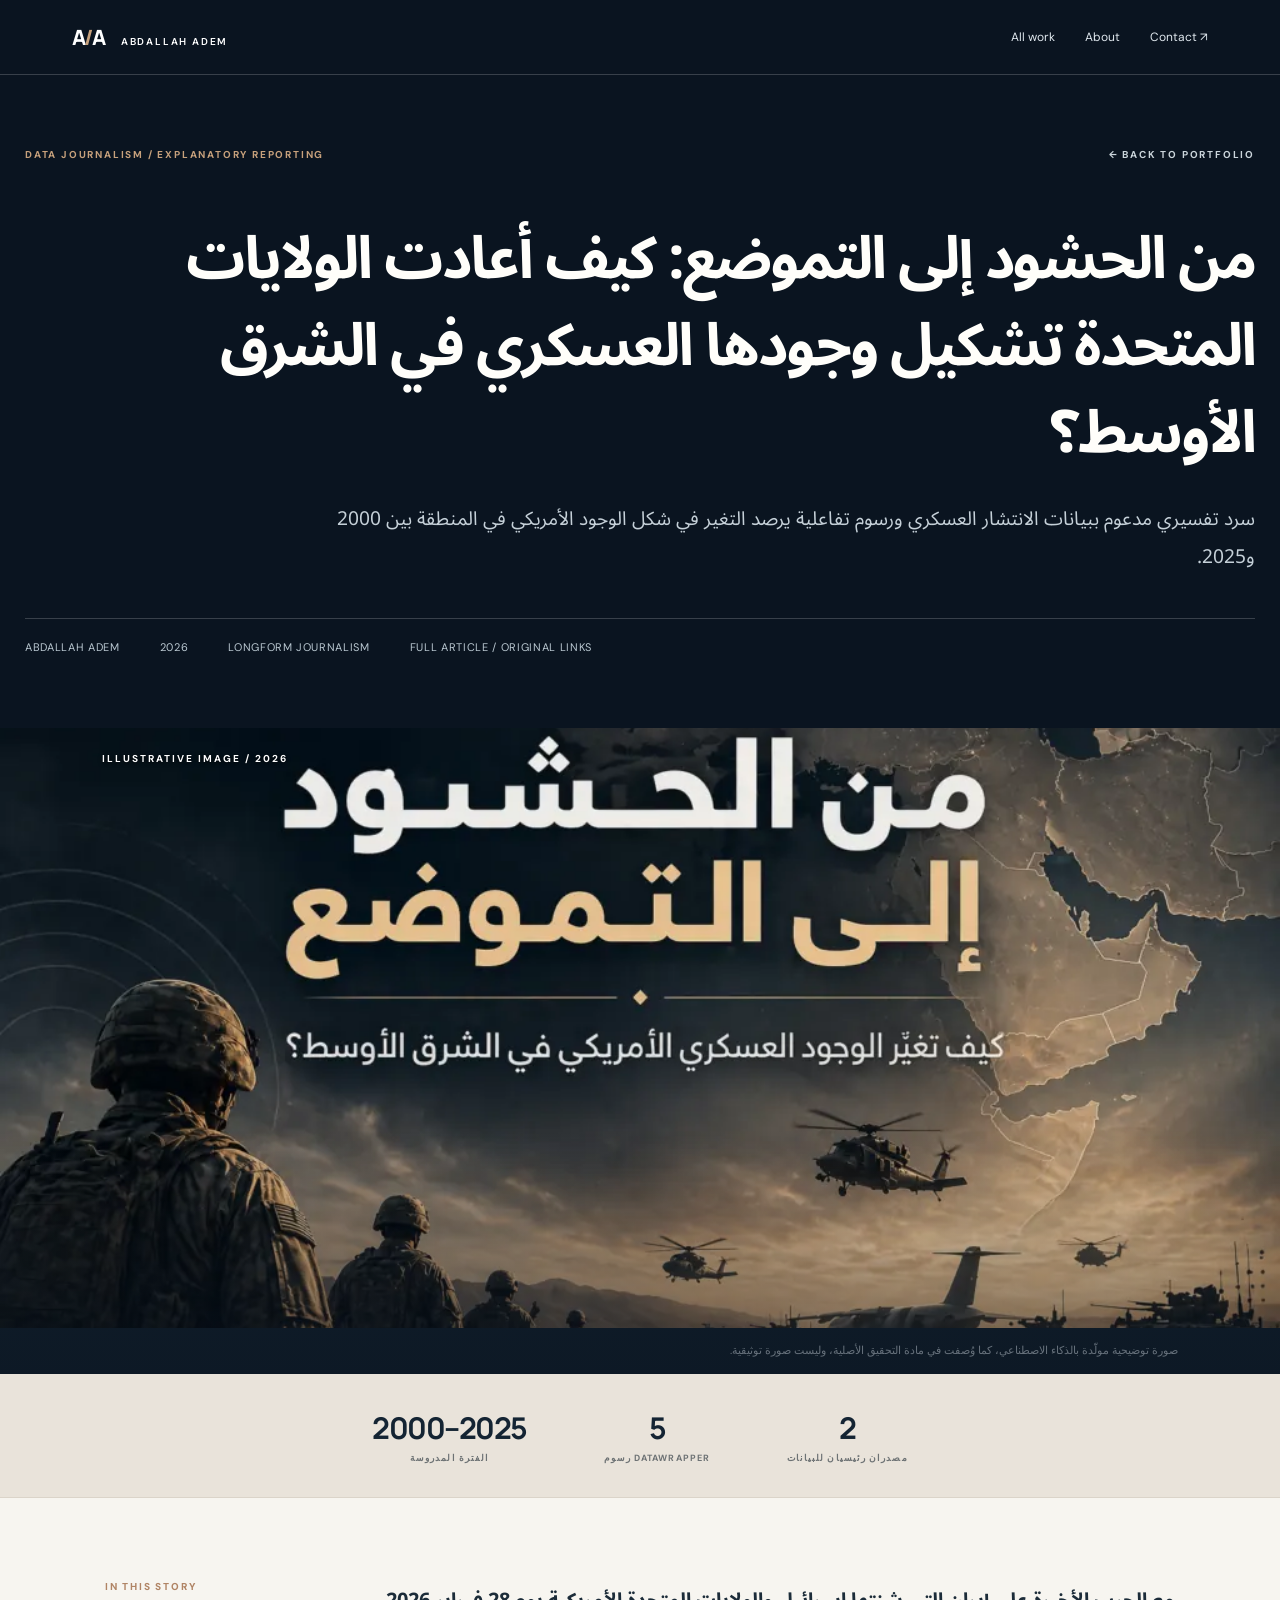
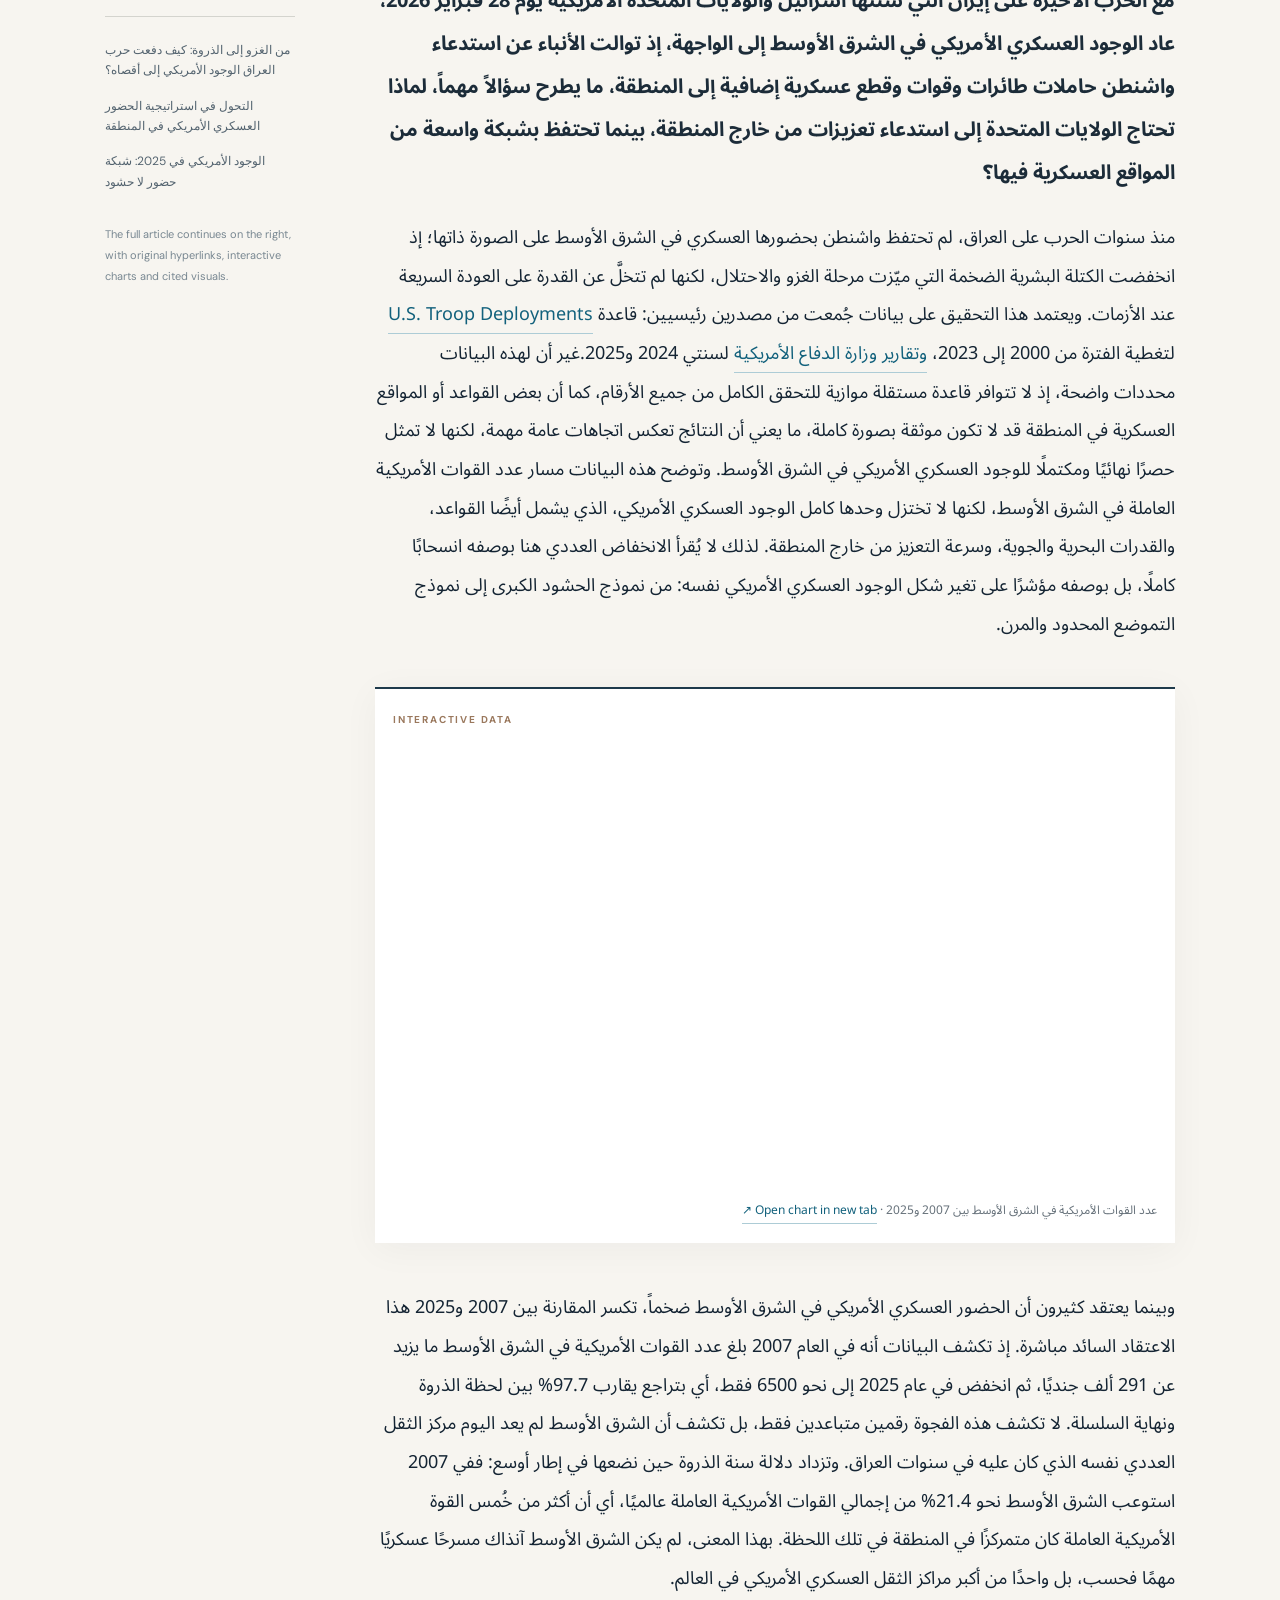
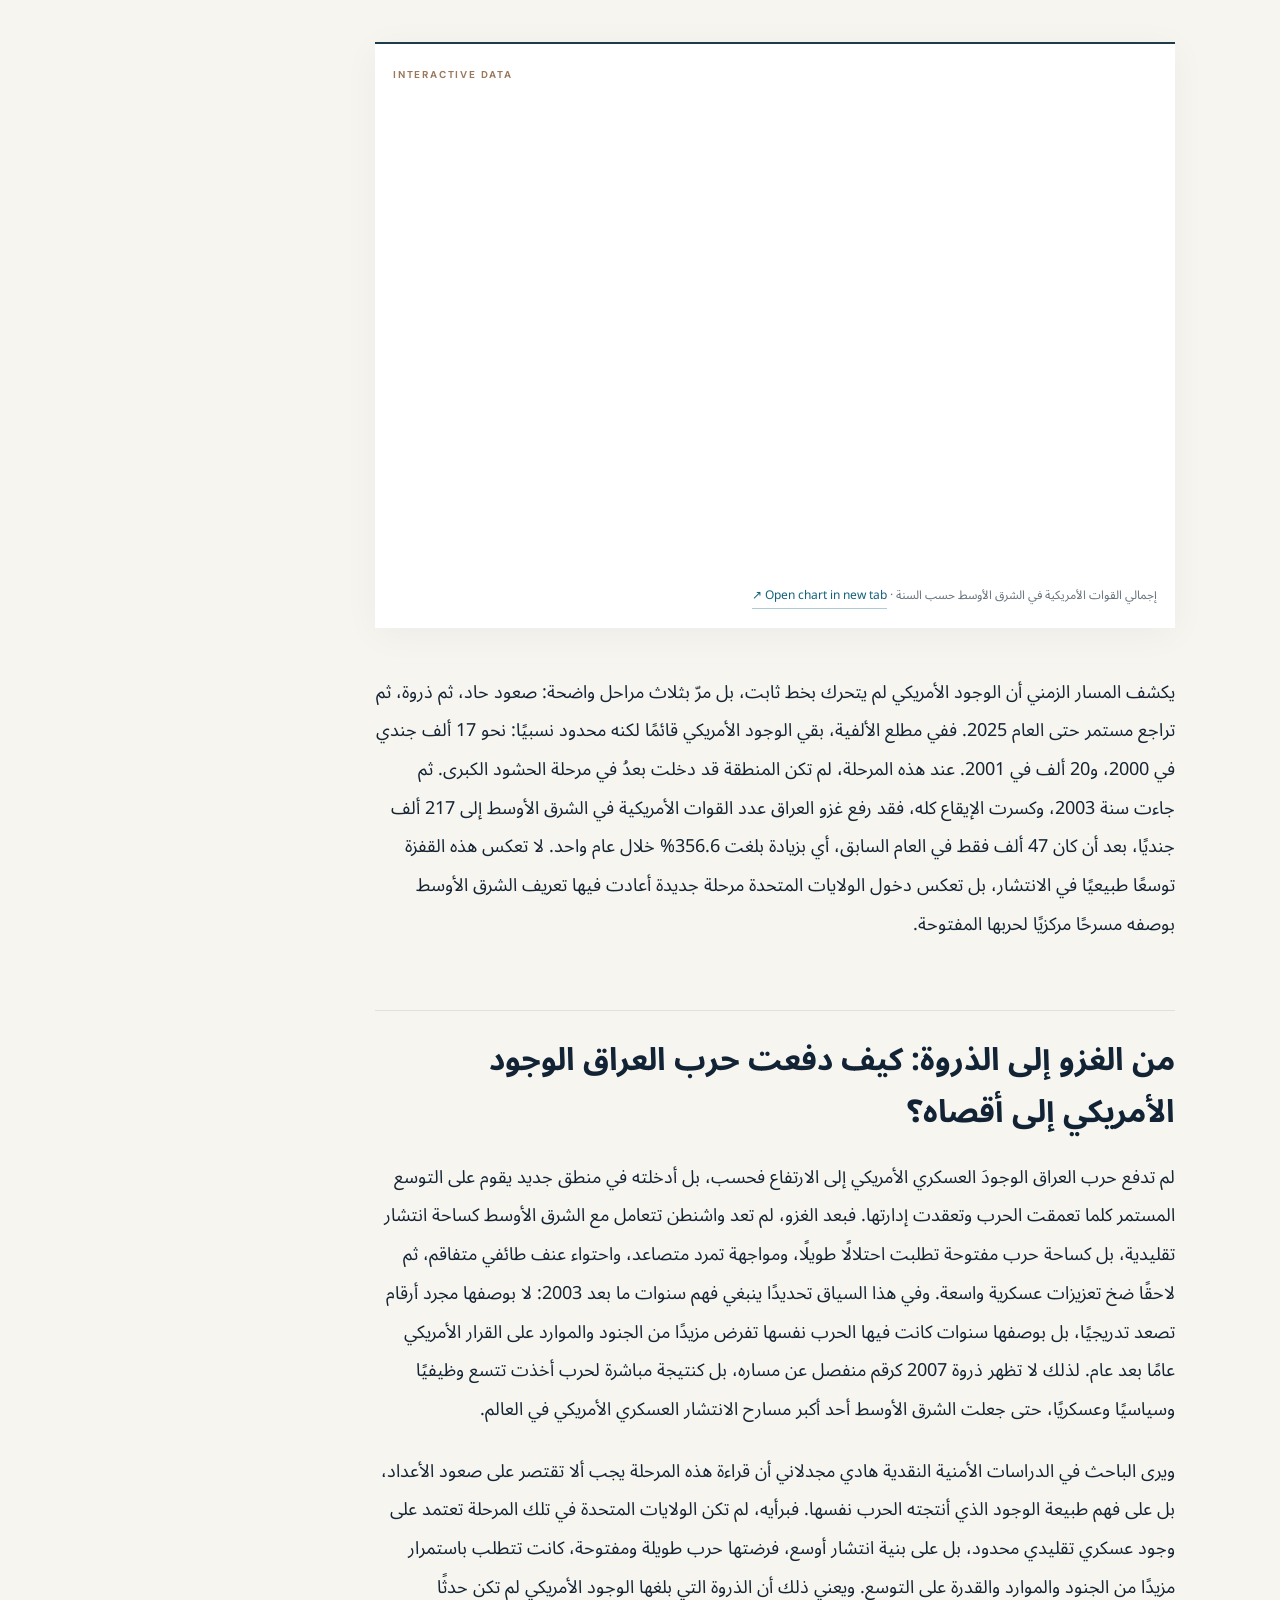
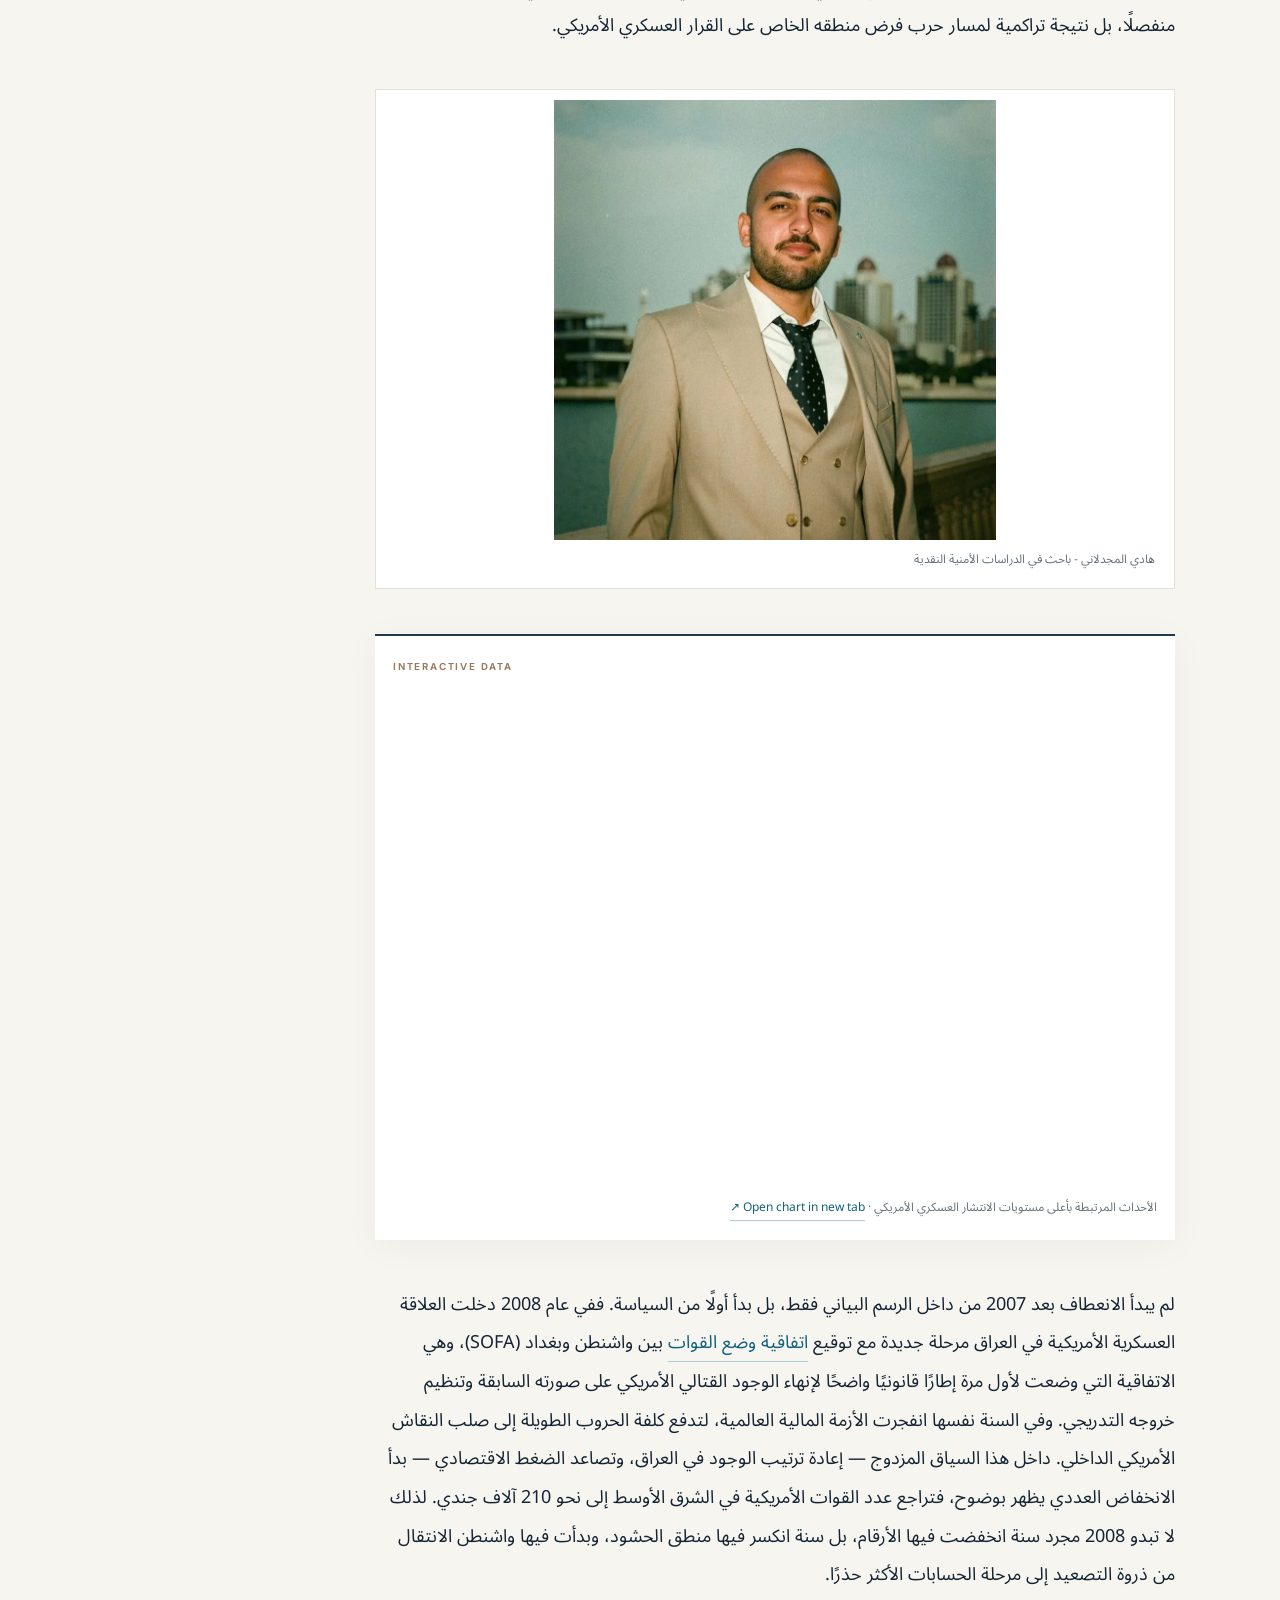
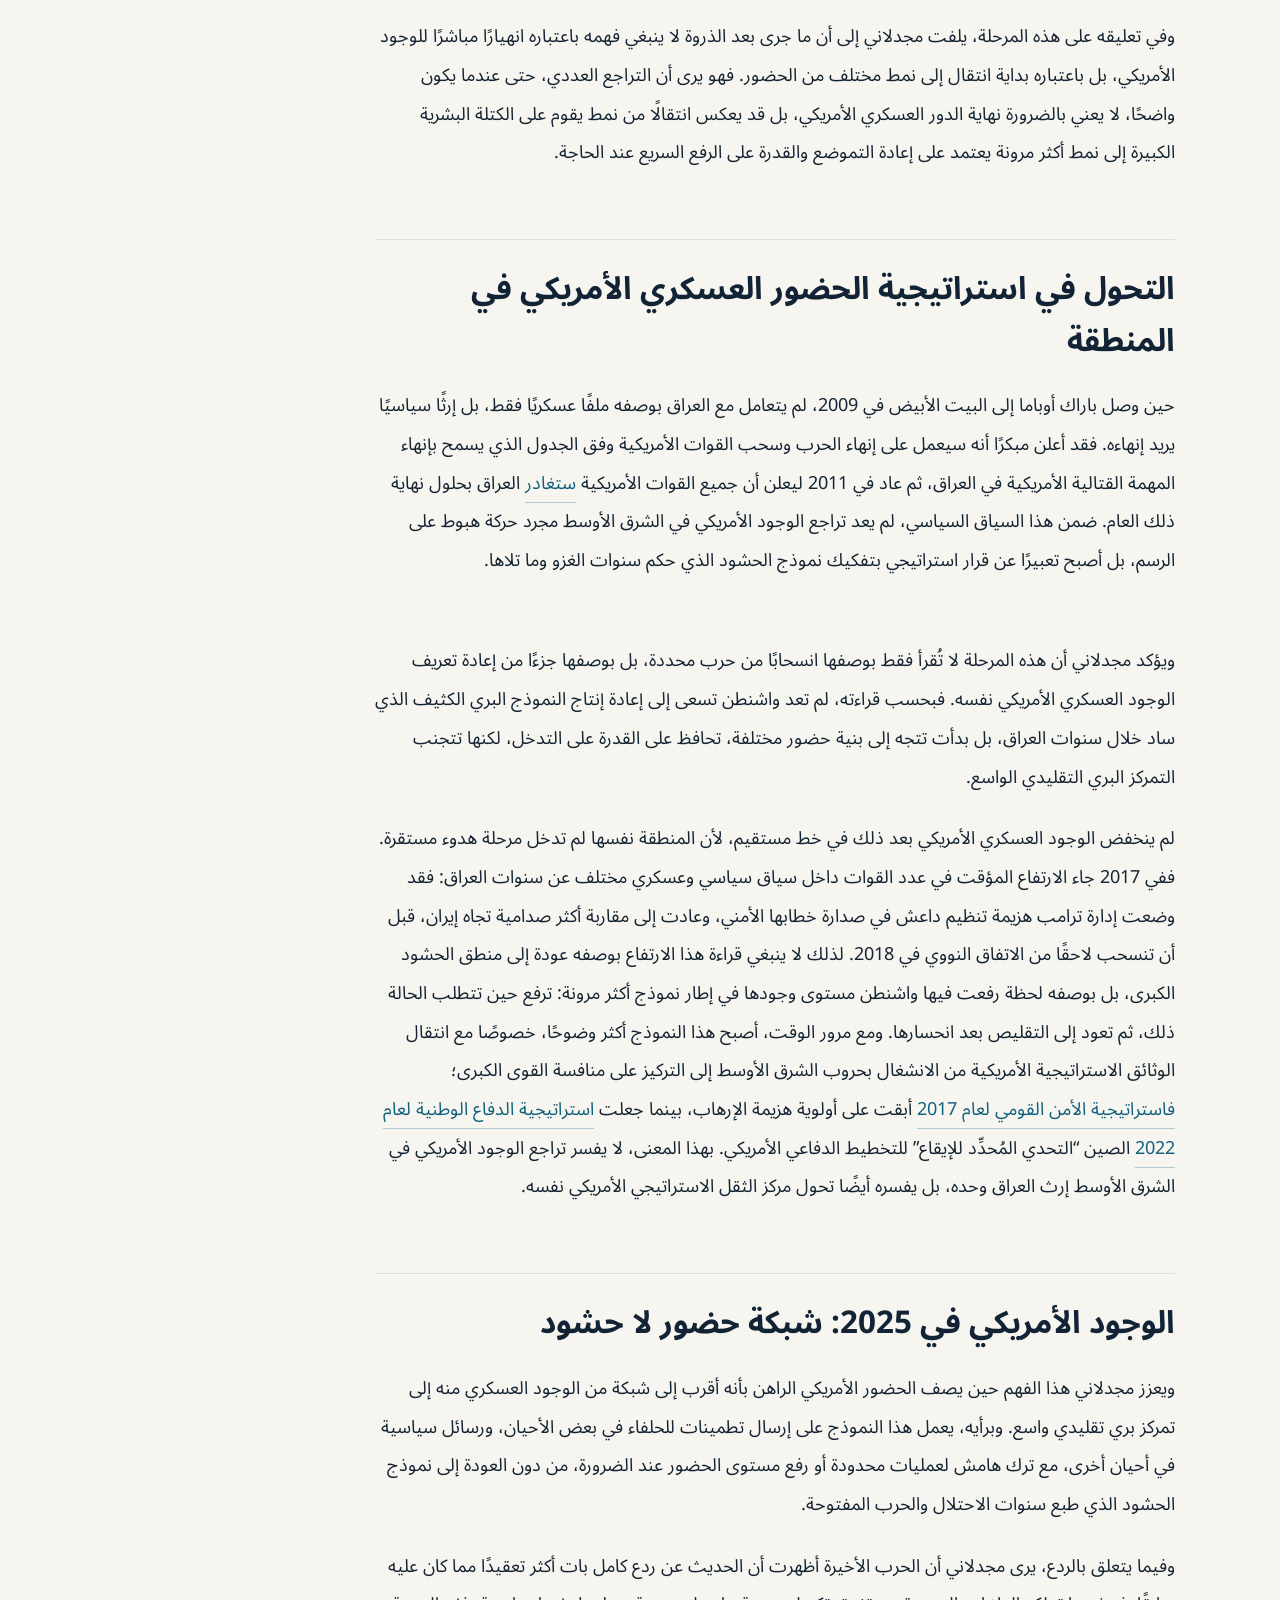
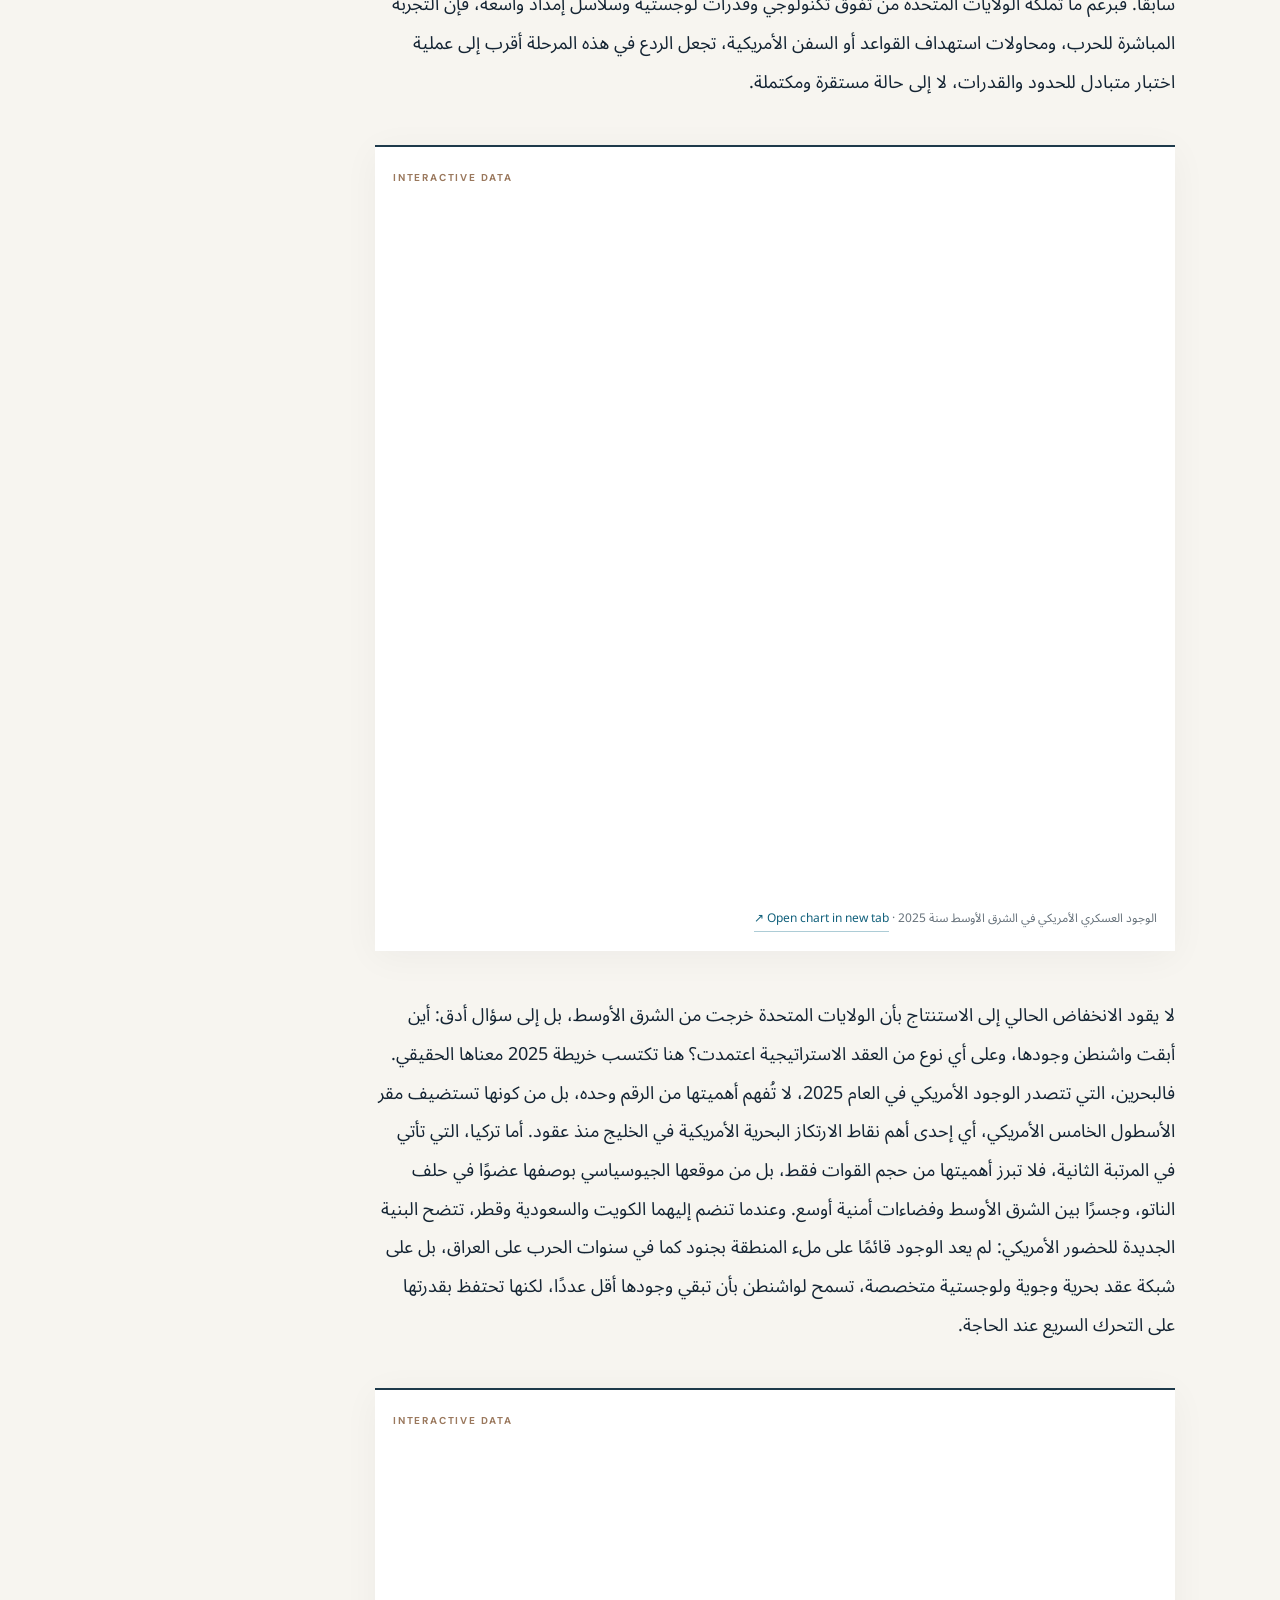
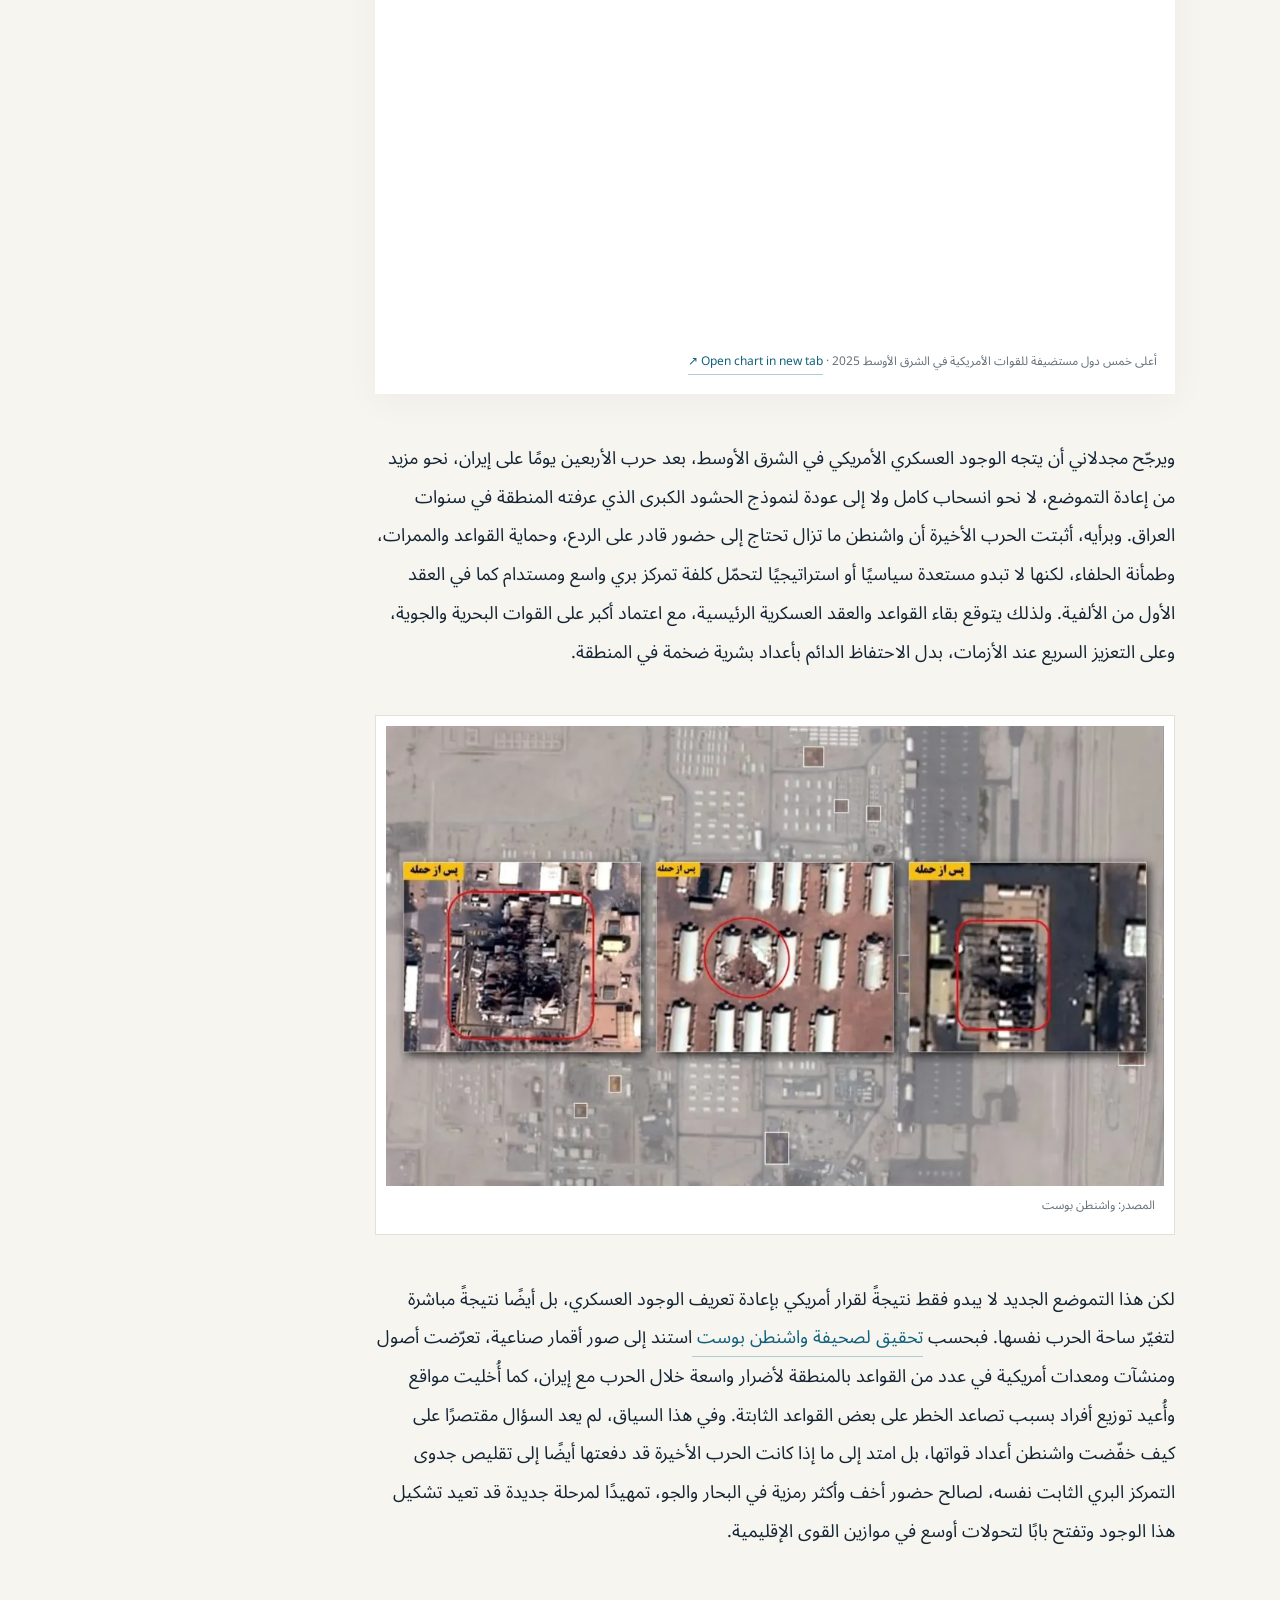
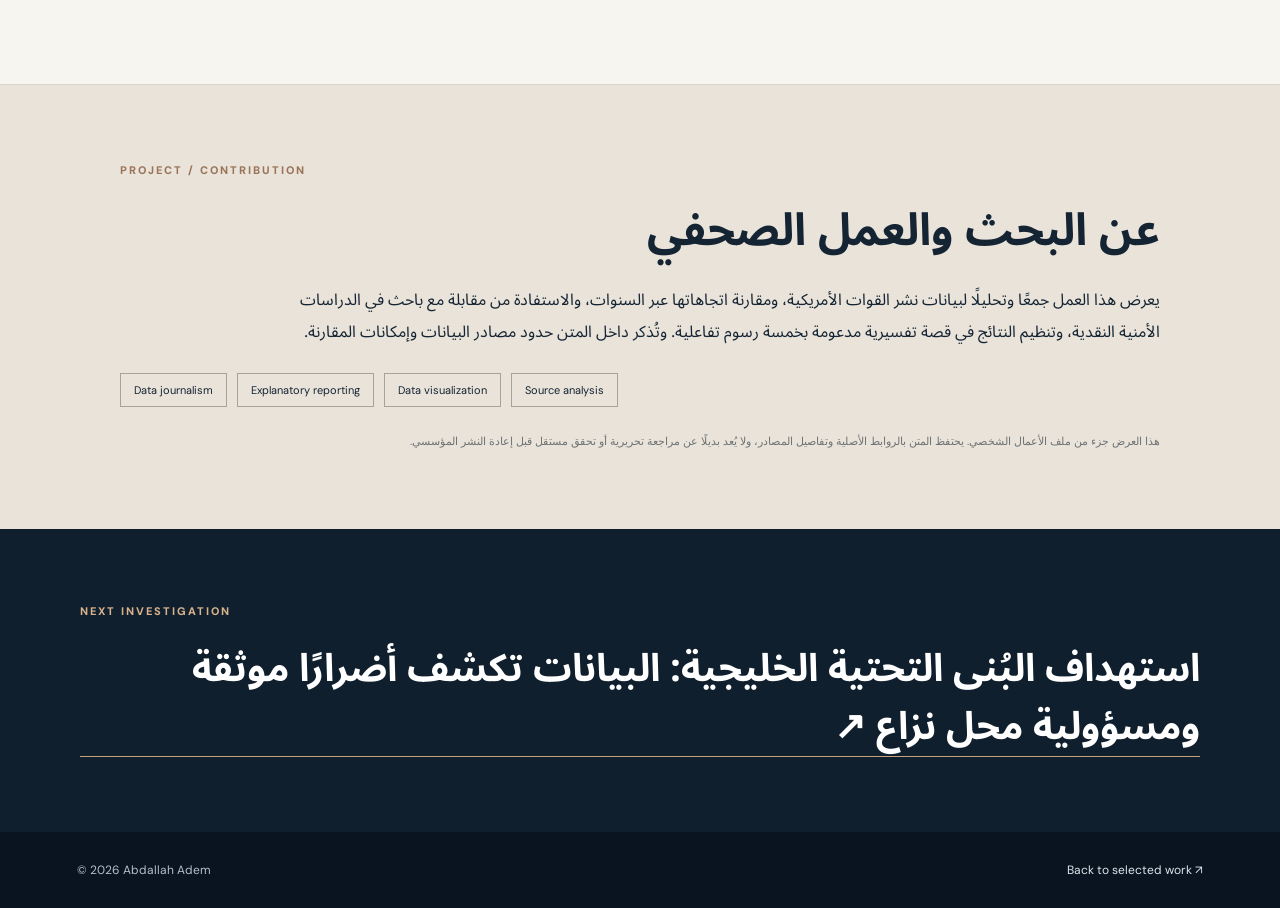
<file: stories/troop-deployment.html>
<!doctype html><html lang="ar" dir="rtl"><head><meta charset="utf-8"><meta name="viewport" content="width=device-width,initial-scale=1"><meta name="theme-color" content="#0a1420"><meta name="description" content="سرد تفسيري مدعوم ببيانات الانتشار العسكري ورسوم تفاعلية يرصد التغير في شكل الوجود الأمريكي في المنطقة بين 2000 و2025."><meta property="og:title" content="من الحشود إلى التموضع: كيف أعادت الولايات المتحدة تشكيل وجودها العسكري في الشرق الأوسط؟"><meta property="og:description" content="سرد تفسيري مدعوم ببيانات الانتشار العسكري ورسوم تفاعلية يرصد التغير في شكل الوجود الأمريكي في المنطقة بين 2000 و2025."><title>من الحشود إلى التموضع: كيف أعادت الولايات المتحدة تشكيل وجودها العسكري في الشرق الأوسط؟ | Abdallah Adem</title><link rel="stylesheet" href="investigations.css"></head><body>
<a class="skip" href="#article">انتقل إلى التحقيق</a><div class="progress" id="progress" aria-hidden="true"></div>
<header class="nav" dir="ltr"><a class="brand" href="../index.html">A<span>/</span>A <small>ABDALLAH ADEM</small></a><nav aria-label="Main navigation"><a href="../index.html#work">All work</a><a href="../index.html#about">About</a><a href="mailto:abdallahaladam1a1@gmail.com">Contact ↗</a></nav></header>
<main><section class="mast"><div class="toprow" dir="ltr"><span>DATA JOURNALISM / EXPLANATORY REPORTING</span><a href="../index.html#work">← BACK TO PORTFOLIO</a></div><h1 dir="rtl">من الحشود إلى التموضع: كيف أعادت الولايات المتحدة تشكيل وجودها العسكري في الشرق الأوسط؟</h1><p class="dek" dir="rtl">سرد تفسيري مدعوم ببيانات الانتشار العسكري ورسوم تفاعلية يرصد التغير في شكل الوجود الأمريكي في المنطقة بين 2000 و2025.</p><div class="metadata" dir="ltr"><span>ABDALLAH ADEM</span><span>2026</span><span>LONGFORM JOURNALISM</span><span>FULL ARTICLE / ORIGINAL LINKS</span></div></section>
<figure class="feature-image"><img src="../media/troops-cover.webp" alt="صورة توضيحية مولّدة بالذكاء الاصطناعي، كما وُصفت في مادة التحقيق الأصلية، وليست صورة توثيقية." fetchpriority="high"><span class="img-dark" aria-hidden="true"></span><span class="image-label" dir="ltr">ILLUSTRATIVE IMAGE / 2026</span><figcaption dir="rtl">صورة توضيحية مولّدة بالذكاء الاصطناعي، كما وُصفت في مادة التحقيق الأصلية، وليست صورة توثيقية.</figcaption></figure>
<div class="intro-numbers" dir="ltr"><div><b>2000–2025</b><span>الفترة المدروسة</span></div><div><b>5</b><span>رسوم Datawrapper</span></div><div><b>2</b><span>مصدران رئيسيان للبيانات</span></div></div>
<div class="reading-area" dir="ltr"><aside class="rail" aria-label="Article sections"><div class="rail-top">IN THIS STORY</div><div class="line"></div><a href="#section-1">من الغزو إلى الذروة: كيف دفعت حرب العراق الوجود الأمريكي إلى أقصاه؟</a><a href="#section-2">التحول في استراتيجية الحضور العسكري الأمريكي في المنطقة</a><a href="#section-3">الوجود الأمريكي في 2025: شبكة حضور لا حشود</a><span class="rail-bottom">The full article continues on the right, with original hyperlinks, interactive charts and cited visuals.</span></aside><article class="article" id="article" lang="ar" dir="rtl"><p>مع الحرب الأخيرة على إيران التي شنتها اسرائيل والولايات المتحدة الأمريكية يوم 28 فبراير 2026، عاد الوجود العسكري الأمريكي في الشرق الأوسط إلى الواجهة، إذ توالت الأنباء عن استدعاء واشنطن حاملات طائرات وقوات وقطع عسكرية إضافية إلى المنطقة، ما يطرح سؤالاً مهماً، لماذا تحتاج الولايات المتحدة إلى استدعاء تعزيزات من خارج المنطقة، بينما تحتفظ بشبكة واسعة من المواقع العسكرية فيها؟</p>
<p>منذ سنوات الحرب على العراق، لم تحتفظ واشنطن بحضورها العسكري في الشرق الأوسط على الصورة ذاتها؛ إذ انخفضت الكتلة البشرية الضخمة التي ميّزت مرحلة الغزو والاحتلال، لكنها لم تتخلَّ عن القدرة على العودة السريعة عند الأزمات. ويعتمد هذا التحقيق على بيانات جُمعت من مصدرين رئيسيين: قاعدة <a href="https://www.ustroopdeployments.com/" rel="noopener noreferrer" target="_blank">U.S. Troop Deployments</a> لتغطية الفترة من 2000 إلى 2023، <a href="https://dwp.dmdc.osd.mil/dwp/app/dod-data-reports/workforce-reports" rel="noopener noreferrer" target="_blank">وتقارير وزارة الدفاع الأمريكية</a> لسنتي 2024 و2025.غير أن لهذه البيانات محددات واضحة، إذ لا تتوافر قاعدة مستقلة موازية للتحقق الكامل من جميع الأرقام، كما أن بعض القواعد أو المواقع العسكرية في المنطقة قد لا تكون موثقة بصورة كاملة، ما يعني أن النتائج تعكس اتجاهات عامة مهمة، لكنها لا تمثل حصرًا نهائيًا ومكتملًا للوجود العسكري الأمريكي في الشرق الأوسط. وتوضح هذه البيانات مسار عدد القوات الأمريكية العاملة في الشرق الأوسط، لكنها لا تختزل وحدها كامل الوجود العسكري الأمريكي، الذي يشمل أيضًا القواعد، والقدرات البحرية والجوية، وسرعة التعزيز من خارج المنطقة. لذلك لا يُقرأ الانخفاض العددي هنا بوصفه انسحابًا كاملًا، بل بوصفه مؤشرًا على تغير شكل الوجود العسكري الأمريكي نفسه: من نموذج الحشود الكبرى إلى نموذج التموضع المحدود والمرن.</p>
<figure class="embed-chart"><div class="chart-kicker">INTERACTIVE DATA</div><div class="chart-frame"><iframe aria-label="عدد القوات الأمريكية في الشرق الأوسط بين 2007 و2025" data-datawrapper="true" height="450" loading="lazy" referrerpolicy="no-referrer-when-downgrade" src="https://datawrapper.dwcdn.net/qrlB7/1/" style="border:0;display:block;width:100%" title="عدد القوات الأمريكية في الشرق الأوسط بين 2007 و2025" width="100%"></iframe></div><figcaption>عدد القوات الأمريكية في الشرق الأوسط بين 2007 و2025 · <a href="https://datawrapper.dwcdn.net/qrlB7/1/" rel="noopener noreferrer" target="_blank">Open chart in new tab ↗</a></figcaption></figure>
<p>وبينما يعتقد كثيرون أن الحضور العسكري الأمريكي في الشرق الأوسط ضخماً، تكسر المقارنة بين 2007 و2025 هذا الاعتقاد السائد مباشرة. إذ تكشف البيانات أنه في العام 2007 بلغ عدد القوات الأمريكية في الشرق الأوسط ما يزيد عن 291 ألف جنديًا، ثم انخفض في عام 2025 إلى نحو 6500 فقط، أي بتراجع يقارب 97.7% بين لحظة الذروة ونهاية السلسلة. لا تكشف هذه الفجوة رقمين متباعدين فقط، بل تكشف أن الشرق الأوسط لم يعد اليوم مركز الثقل العددي نفسه الذي كان عليه في سنوات العراق. وتزداد دلالة سنة الذروة حين نضعها في إطار أوسع: ففي 2007 استوعب الشرق الأوسط نحو 21.4% من إجمالي القوات الأمريكية العاملة عالميًا، أي أن أكثر من خُمس القوة الأمريكية العاملة كان متمركزًا في المنطقة في تلك اللحظة. بهذا المعنى، لم يكن الشرق الأوسط آنذاك مسرحًا عسكريًا مهمًا فحسب، بل واحدًا من أكبر مراكز الثقل العسكري الأمريكي في العالم.</p>
<figure class="embed-chart"><div class="chart-kicker">INTERACTIVE DATA</div><div class="chart-frame"><iframe aria-label="إجمالي القوات الأمريكية في الشرق الأوسط حسب السنة" data-datawrapper="true" height="480" loading="lazy" referrerpolicy="no-referrer-when-downgrade" src="https://datawrapper.dwcdn.net/z8CkL/7/" style="border:0;display:block;width:100%" title="إجمالي القوات الأمريكية في الشرق الأوسط حسب السنة" width="100%"></iframe></div><figcaption>إجمالي القوات الأمريكية في الشرق الأوسط حسب السنة · <a href="https://datawrapper.dwcdn.net/z8CkL/7/" rel="noopener noreferrer" target="_blank">Open chart in new tab ↗</a></figcaption></figure>
<p>يكشف المسار الزمني أن الوجود الأمريكي لم يتحرك بخط ثابت، بل مرّ بثلاث مراحل واضحة: صعود حاد، ثم ذروة، ثم تراجع مستمر حتى العام 2025. ففي مطلع الألفية، بقي الوجود الأمريكي قائمًا لكنه محدود نسبيًا: نحو 17 ألف جندي في 2000، و20 ألف في 2001. عند هذه المرحلة، لم تكن المنطقة قد دخلت بعدُ في مرحلة الحشود الكبرى. ثم جاءت سنة 2003، وكسرت الإيقاع كله، فقد رفع غزو العراق عدد القوات الأمريكية في الشرق الأوسط إلى 217 ألف جنديًا، بعد أن كان 47 ألف فقط في العام السابق، أي بزيادة بلغت 356.6% خلال عام واحد. لا تعكس هذه القفزة توسعًا طبيعيًا في الانتشار، بل تعكس دخول الولايات المتحدة مرحلة جديدة أعادت فيها تعريف الشرق الأوسط بوصفه مسرحًا مركزيًا لحربها المفتوحة.</p>
<h2 id="section-1">من الغزو إلى الذروة: كيف دفعت حرب العراق الوجود الأمريكي إلى أقصاه؟</h2>
<p>لم تدفع حرب العراق الوجودَ العسكري الأمريكي إلى الارتفاع فحسب، بل أدخلته في منطق جديد يقوم على التوسع المستمر كلما تعمقت الحرب وتعقدت إدارتها. فبعد الغزو، لم تعد واشنطن تتعامل مع الشرق الأوسط كساحة انتشار تقليدية، بل كساحة حرب مفتوحة تطلبت احتلالًا طويلًا، ومواجهة تمرد متصاعد، واحتواء عنف طائفي متفاقم، ثم لاحقًا ضخ تعزيزات عسكرية واسعة. وفي هذا السياق تحديدًا ينبغي فهم سنوات ما بعد 2003: لا بوصفها مجرد أرقام تصعد تدريجيًا، بل بوصفها سنوات كانت فيها الحرب نفسها تفرض مزيدًا من الجنود والموارد على القرار الأمريكي عامًا بعد عام. لذلك لا تظهر ذروة 2007 كرقم منفصل عن مساره، بل كنتيجة مباشرة لحرب أخذت تتسع وظيفيًا وسياسيًا وعسكريًا، حتى جعلت الشرق الأوسط أحد أكبر مسارح الانتشار العسكري الأمريكي في العالم.</p>
<p>ويرى الباحث في الدراسات الأمنية النقدية هادي مجدلاني أن قراءة هذه المرحلة يجب ألا تقتصر على صعود الأعداد، بل على فهم طبيعة الوجود الذي أنتجته الحرب نفسها. فبرأيه، لم تكن الولايات المتحدة في تلك المرحلة تعتمد على وجود عسكري تقليدي محدود، بل على بنية انتشار أوسع، فرضتها حرب طويلة ومفتوحة، كانت تتطلب باستمرار مزيدًا من الجنود والموارد والقدرة على التوسع. ويعني ذلك أن الذروة التي بلغها الوجود الأمريكي لم تكن حدثًا منفصلًا، بل نتيجة تراكمية لمسار حرب فرض منطقه الخاص على القرار العسكري الأمريكي.</p>
<figure class="evidence-figure portrait"><img alt="هادي المجدلاني - باحث في الدراسات الأمنية النقدية" loading="lazy" src="../media/troops-researcher.webp"/><figcaption>هادي المجدلاني - باحث في الدراسات الأمنية النقدية</figcaption></figure>
<figure class="embed-chart"><div class="chart-kicker">INTERACTIVE DATA</div><div class="chart-frame"><iframe aria-label="الأحداث المرتبطة بأعلى مستويات الانتشار العسكري الأمريكي" data-datawrapper="true" height="500" loading="lazy" referrerpolicy="no-referrer-when-downgrade" src="https://datawrapper.dwcdn.net/sH7g8/4/" style="border:0;display:block;width:100%" title="الأحداث المرتبطة بأعلى مستويات الانتشار العسكري الأمريكي" width="100%"></iframe></div><figcaption>الأحداث المرتبطة بأعلى مستويات الانتشار العسكري الأمريكي · <a href="https://datawrapper.dwcdn.net/sH7g8/4/" rel="noopener noreferrer" target="_blank">Open chart in new tab ↗</a></figcaption></figure>
<p>لم يبدأ الانعطاف بعد 2007 من داخل الرسم البياني فقط، بل بدأ أولًا من السياسة. ففي عام 2008 دخلت العلاقة العسكرية الأمريكية في العراق مرحلة جديدة مع توقيع <a href="https://2009-2017.state.gov/documents/organization/122074.pdf" rel="noopener noreferrer" target="_blank">اتفاقية وضع القوات</a> بين واشنطن وبغداد (SOFA)، وهي الاتفاقية التي وضعت لأول مرة إطارًا قانونيًا واضحًا لإنهاء الوجود القتالي الأمريكي على صورته السابقة وتنظيم خروجه التدريجي. وفي السنة نفسها انفجرت الأزمة المالية العالمية، لتدفع كلفة الحروب الطويلة إلى صلب النقاش الأمريكي الداخلي. داخل هذا السياق المزدوج — إعادة ترتيب الوجود في العراق، وتصاعد الضغط الاقتصادي — بدأ الانخفاض العددي يظهر بوضوح، فتراجع عدد القوات الأمريكية في الشرق الأوسط إلى نحو 210 آلاف جندي. لذلك لا تبدو 2008 مجرد سنة انخفضت فيها الأرقام، بل سنة انكسر فيها منطق الحشود، وبدأت فيها واشنطن الانتقال من ذروة التصعيد إلى مرحلة الحسابات الأكثر حذرًا.</p>
<p>وفي تعليقه على هذه المرحلة، يلفت مجدلاني إلى أن ما جرى بعد الذروة لا ينبغي فهمه باعتباره انهيارًا مباشرًا للوجود الأمريكي، بل باعتباره بداية انتقال إلى نمط مختلف من الحضور. فهو يرى أن التراجع العددي، حتى عندما يكون واضحًا، لا يعني بالضرورة نهاية الدور العسكري الأمريكي، بل قد يعكس انتقالًا من نمط يقوم على الكتلة البشرية الكبيرة إلى نمط أكثر مرونة يعتمد على إعادة التموضع والقدرة على الرفع السريع عند الحاجة.</p>
<h2 id="section-2">التحول في استراتيجية الحضور العسكري الأمريكي في المنطقة</h2>
<p>حين وصل باراك أوباما إلى البيت الأبيض في 2009، لم يتعامل مع العراق بوصفه ملفًا عسكريًا فقط، بل إرثًا سياسيًا يريد إنهاءه. فقد أعلن مبكرًا أنه سيعمل على إنهاء الحرب وسحب القوات الأمريكية وفق الجدول الذي يسمح بإنهاء المهمة القتالية الأمريكية في العراق، ثم عاد في 2011 ليعلن أن جميع القوات الأمريكية <a href="https://youtu.be/G9Z7tdukQuo" rel="noopener noreferrer" target="_blank">ستغادر</a> العراق بحلول نهاية ذلك العام. ضمن هذا السياق السياسي، لم يعد تراجع الوجود الأمريكي في الشرق الأوسط مجرد حركة هبوط على الرسم، بل أصبح تعبيرًا عن قرار استراتيجي بتفكيك نموذج الحشود الذي حكم سنوات الغزو وما تلاها.</p>
<p><br/>ويؤكد مجدلاني أن هذه المرحلة لا تُقرأ فقط بوصفها انسحابًا من حرب محددة، بل بوصفها جزءًا من إعادة تعريف الوجود العسكري الأمريكي نفسه. فبحسب قراءته، لم تعد واشنطن تسعى إلى إعادة إنتاج النموذج البري الكثيف الذي ساد خلال سنوات العراق، بل بدأت تتجه إلى بنية حضور مختلفة، تحافظ على القدرة على التدخل، لكنها تتجنب التمركز البري التقليدي الواسع.</p>
<p>لم ينخفض الوجود العسكري الأمريكي بعد ذلك في خط مستقيم، لأن المنطقة نفسها لم تدخل مرحلة هدوء مستقرة. ففي 2017 جاء الارتفاع المؤقت في عدد القوات داخل سياق سياسي وعسكري مختلف عن سنوات العراق: فقد وضعت إدارة ترامب هزيمة تنظيم داعش في صدارة خطابها الأمني، وعادت إلى مقاربة أكثر صدامية تجاه إيران، قبل أن تنسحب لاحقًا من الاتفاق النووي في 2018. لذلك لا ينبغي قراءة هذا الارتفاع بوصفه عودة إلى منطق الحشود الكبرى، بل بوصفه لحظة رفعت فيها واشنطن مستوى وجودها في إطار نموذج أكثر مرونة: ترفع حين تتطلب الحالة ذلك، ثم تعود إلى التقليص بعد انحسارها. ومع مرور الوقت، أصبح هذا النموذج أكثر وضوحًا، خصوصًا مع انتقال الوثائق الاستراتيجية الأمريكية من الانشغال بحروب الشرق الأوسط إلى التركيز على منافسة القوى الكبرى؛ <a href="https://trumpwhitehouse.archives.gov/wp-content/uploads/2017/12/NSS-Final-12-18-2017-0905.pdf" rel="noopener noreferrer" target="_blank">فاستراتيجية الأمن القومي لعام 2017</a> أبقت على أولوية هزيمة الإرهاب، بينما جعلت <a href="https://media.defense.gov/2022/Oct/27/2003103845/-1/-1/1/2022-NATIONAL-DEFENSE-STRATEGY-NPR-MDR.PDF" rel="noopener noreferrer" target="_blank">استراتيجية الدفاع الوطنية لعام 2022</a> الصين “التحدي المُحدِّد للإيقاع” للتخطيط الدفاعي الأمريكي. بهذا المعنى، لا يفسر تراجع الوجود الأمريكي في الشرق الأوسط إرث العراق وحده، بل يفسره أيضًا تحول مركز الثقل الاستراتيجي الأمريكي نفسه.</p>
<h2 id="section-3">الوجود الأمريكي في 2025: شبكة حضور لا حشود</h2>
<p>ويعزز مجدلاني هذا الفهم حين يصف الحضور الأمريكي الراهن بأنه أقرب إلى شبكة من الوجود العسكري منه إلى تمركز بري تقليدي واسع. وبرأيه، يعمل هذا النموذج على إرسال تطمينات للحلفاء في بعض الأحيان، ورسائل سياسية في أحيان أخرى، مع ترك هامش لعمليات محدودة أو رفع مستوى الحضور عند الضرورة، من دون العودة إلى نموذج الحشود الذي طبع سنوات الاحتلال والحرب المفتوحة.</p>
<p>وفيما يتعلق بالردع، يرى مجدلاني أن الحرب الأخيرة أظهرت أن الحديث عن ردع كامل بات أكثر تعقيدًا مما كان عليه سابقًا. فبرغم ما تملكه الولايات المتحدة من تفوق تكنولوجي وقدرات لوجستية وسلاسل إمداد واسعة، فإن التجربة المباشرة للحرب، ومحاولات استهداف القواعد أو السفن الأمريكية، تجعل الردع في هذه المرحلة أقرب إلى عملية اختبار متبادل للحدود والقدرات، لا إلى حالة مستقرة ومكتملة.</p>
<figure class="embed-chart"><div class="chart-kicker">INTERACTIVE DATA</div><div class="chart-frame"><iframe aria-label="الوجود العسكري الأمريكي في الشرق الأوسط سنة 2025" data-datawrapper="true" height="700" loading="lazy" referrerpolicy="no-referrer-when-downgrade" src="https://datawrapper.dwcdn.net/a9Npa/1/" style="border:0;display:block;width:100%" title="الوجود العسكري الأمريكي في الشرق الأوسط سنة 2025" width="100%"></iframe></div><figcaption>الوجود العسكري الأمريكي في الشرق الأوسط سنة 2025 · <a href="https://datawrapper.dwcdn.net/a9Npa/1/" rel="noopener noreferrer" target="_blank">Open chart in new tab ↗</a></figcaption></figure>
<p>لا يقود الانخفاض الحالي إلى الاستنتاج بأن الولايات المتحدة خرجت من الشرق الأوسط، بل إلى سؤال أدق: أين أبقت واشنطن وجودها، وعلى أي نوع من العقد الاستراتيجية اعتمدت؟ هنا تكتسب خريطة 2025 معناها الحقيقي. فالبحرين، التي تتصدر الوجود الأمريكي في العام 2025، لا تُفهم أهميتها من الرقم وحده، بل من كونها تستضيف مقر الأسطول الخامس الأمريكي، أي إحدى أهم نقاط الارتكاز البحرية الأمريكية في الخليج منذ عقود. أما تركيا، التي تأتي في المرتبة الثانية، فلا تبرز أهميتها من حجم القوات فقط، بل من موقعها الجيوسياسي بوصفها عضوًا في حلف الناتو، وجسرًا بين الشرق الأوسط وفضاءات أمنية أوسع. وعندما تنضم إليهما الكويت والسعودية وقطر، تتضح البنية الجديدة للحضور الأمريكي: لم يعد الوجود قائمًا على ملء المنطقة بجنود كما في سنوات الحرب على العراق، بل على شبكة عقد بحرية وجوية ولوجستية متخصصة، تسمح لواشنطن بأن تبقي وجودها أقل عددًا، لكنها تحتفظ بقدرتها على التحرك السريع عند الحاجة.</p>
<figure class="embed-chart"><div class="chart-kicker">INTERACTIVE DATA</div><div class="chart-frame"><iframe aria-label="أعلى خمس دول مستضيفة للقوات الأمريكية في الشرق الأوسط 2025" data-datawrapper="true" height="500" loading="lazy" referrerpolicy="no-referrer-when-downgrade" src="https://datawrapper.dwcdn.net/F6KKZ/2/" style="border:0;display:block;width:100%" title="أعلى خمس دول مستضيفة للقوات الأمريكية في الشرق الأوسط 2025" width="100%"></iframe></div><figcaption>أعلى خمس دول مستضيفة للقوات الأمريكية في الشرق الأوسط 2025 · <a href="https://datawrapper.dwcdn.net/F6KKZ/2/" rel="noopener noreferrer" target="_blank">Open chart in new tab ↗</a></figcaption></figure>
<p>ويرجّح مجدلاني أن يتجه الوجود العسكري الأمريكي في الشرق الأوسط، بعد حرب الأربعين يومًا على إيران، نحو مزيد من إعادة التموضع، لا نحو انسحاب كامل ولا إلى عودة لنموذج الحشود الكبرى الذي عرفته المنطقة في سنوات العراق. وبرأيه، أثبتت الحرب الأخيرة أن واشنطن ما تزال تحتاج إلى حضور قادر على الردع، وحماية القواعد والممرات، وطمأنة الحلفاء، لكنها لا تبدو مستعدة سياسيًا أو استراتيجيًا لتحمّل كلفة تمركز بري واسع ومستدام كما في العقد الأول من الألفية. ولذلك يتوقع بقاء القواعد والعقد العسكرية الرئيسية، مع اعتماد أكبر على القوات البحرية والجوية، وعلى التعزيز السريع عند الأزمات، بدل الاحتفاظ الدائم بأعداد بشرية ضخمة في المنطقة.</p>
<figure class="evidence-figure"><img alt="المصدر: واشنطن بوست" loading="lazy" src="../media/troops-source.webp"/><figcaption>المصدر: واشنطن بوست</figcaption></figure>
<p>لكن هذا التموضع الجديد لا يبدو فقط نتيجةً لقرار أمريكي بإعادة تعريف الوجود العسكري، بل أيضًا نتيجةً مباشرة لتغيّر ساحة الحرب نفسها. فبحسب <a href="https://www.washingtonpost.com/investigations/2026/05/06/iran-us-bases-satellite-images/" rel="noopener noreferrer" target="_blank">تحقيق لصحيفة واشنطن بوست </a>استند إلى صور أقمار صناعية، تعرّضت أصول ومنشآت ومعدات أمريكية في عدد من القواعد بالمنطقة لأضرار واسعة خلال الحرب مع إيران، كما أُخليت مواقع وأُعيد توزيع أفراد بسبب تصاعد الخطر على بعض القواعد الثابتة. وفي هذا السياق، لم يعد السؤال مقتصرًا على كيف خفّضت واشنطن أعداد قواتها، بل امتد إلى ما إذا كانت الحرب الأخيرة قد دفعتها أيضًا إلى تقليص جدوى التمركز البري الثابت نفسه، لصالح حضور أخف وأكثر رمزية في البحار والجو، تمهيدًا لمرحلة جديدة قد تعيد تشكيل هذا الوجود وتفتح بابًا لتحولات أوسع في موازين القوى الإقليمية.</p></article></div>
<section class="credits" dir="rtl"><span class="section-tag" dir="ltr">PROJECT / CONTRIBUTION</span><h2>عن البحث والعمل الصحفي</h2><p>يعرض هذا العمل جمعًا وتحليلًا لبيانات نشر القوات الأمريكية، ومقارنة اتجاهاتها عبر السنوات، والاستفادة من مقابلة مع باحث في الدراسات الأمنية النقدية، وتنظيم النتائج في قصة تفسيرية مدعومة بخمسة رسوم تفاعلية. وتُذكر داخل المتن حدود مصادر البيانات وإمكانات المقارنة.</p><div class="work-tags" dir="ltr"><span>Data journalism</span><span>Explanatory reporting</span><span>Data visualization</span><span>Source analysis</span></div><small>هذا العرض جزء من ملف الأعمال الشخصي. يحتفظ المتن بالروابط الأصلية وتفاصيل المصادر، ولا يُعد بديلًا عن مراجعة تحريرية أو تحقق مستقل قبل إعادة النشر المؤسسي.</small></section>
<section class="nextstory" dir="rtl"><span class="section-tag" dir="ltr">NEXT INVESTIGATION</span><a href="gulf-infrastructure.html">استهداف البُنى التحتية الخليجية: البيانات تكشف أضرارًا موثقة ومسؤولية محل نزاع ↗</a></section></main>
<footer class="footer" dir="ltr"><span>© 2026 Abdallah Adem</span><a href="../index.html#work">Back to selected work ↗</a></footer>
<script>const p=document.getElementById('progress');function updateProgress(){const t=document.documentElement;const d=t.scrollHeight-t.clientHeight;p.style.width=(d>0?Math.min(100,t.scrollTop/d*100):0)+'%'}document.addEventListener('scroll',updateProgress,{passive:true});window.addEventListener('message',event=>{if(event.origin!=='https://datawrapper.dwcdn.net'||!event.data||!event.data['datawrapper-height'])return;for(const [key,height] of Object.entries(event.data['datawrapper-height'])){for(const iframe of document.querySelectorAll('iframe[data-datawrapper]')){if(iframe.contentWindow===event.source) iframe.style.height=height+'px'}}});</script></body></html>
</file>
<file: stories/investigations.css>
@import url('https://fonts.googleapis.com/css2?family=DM+Sans:wght@400;500;600;700&family=Manrope:wght@400;500;600;700;800&family=Noto+Sans+Arabic:wght@400;500;600;700;800&display=swap');
:root{--night:#0a1420;--night2:#142433;--white:#fffefa;--paper:#f7f5f0;--ink:#142433;--muted:#64717b;--line:#e2e0da;--accent:#c7a17c;--link:#12617c}
*{box-sizing:border-box}html{scroll-behavior:smooth}body{margin:0;color:var(--ink);background:var(--paper);font-family:'DM Sans',sans-serif}a{color:inherit}button{font:inherit}img{max-width:100%;display:block}a:focus-visible,button:focus-visible{outline:3px solid #49a8c7;outline-offset:4px}.skip{position:absolute;top:-100px;left:20px;background:#fff;padding:15px;z-index:100}.skip:focus{top:10px}
.progress{height:3px;background:var(--accent);position:fixed;top:0;left:0;width:0;z-index:300;transform-origin:left}.nav{position:relative;display:flex;align-items:center;justify-content:space-between;min-height:75px;background:var(--night);border-bottom:1px solid #ffffff30;color:#fff;padding:18px clamp(22px,5.6vw,96px)}.brand{text-decoration:none;font:800 21px 'Manrope',sans-serif;letter-spacing:-.07em;white-space:nowrap}.brand span{color:var(--accent)}.brand small{font:600 10px 'DM Sans',sans-serif;letter-spacing:.18em;margin-left:14px}.nav nav{display:flex;gap:30px}.nav nav a{font-size:12px;color:#e0e8ee;text-decoration:none}.nav nav a:hover{color:var(--accent)}
.mast{background:var(--night);color:var(--white);padding:73px max(24px,calc((100vw - 1230px)/2)) 74px}.toprow{display:flex;justify-content:space-between;gap:20px;align-items:center;font-size:10px;letter-spacing:.18em;color:var(--accent);font-weight:700}.toprow a{text-decoration:none;color:#cbd5db}.mast h1{font:700 clamp(36px,4.6vw,69px)/1.48 'Noto Sans Arabic',sans-serif;margin:55px 0 24px;max-width:1110px;letter-spacing:-.035em;overflow-wrap:break-word}.mast .dek{color:#c5d0d8;font:400 clamp(16px,1.5vw,20px)/1.95 'Noto Sans Arabic',sans-serif;max-width:950px;margin:0}.metadata{display:flex;flex-wrap:wrap;gap:14px 40px;font-size:11px;letter-spacing:.06em;border-top:1px solid #ffffff30;margin-top:42px;padding-top:21px;color:#bac8d1}.metadata b{color:#fff;font-weight:600}.feature-image{margin:0;background:#0a1420;position:relative}.feature-image img{display:block;width:100%;height:clamp(270px,47vw,600px);object-fit:cover;object-position:center}.feature-image .img-dark{position:absolute;inset:0;pointer-events:none;background:linear-gradient(0deg,#0a14208c 0%,transparent 38%)}.feature-image figcaption{background:#111f2c;color:#c2cdd6;font-size:11px;line-height:1.6;padding:14px clamp(25px,8vw,130px)}.feature-image .image-label{position:absolute;top:24px;left:clamp(25px,8vw,130px);color:#fff;font-weight:700;letter-spacing:.2em;font-size:10px;text-shadow:0 1px 4px #000}
.intro-numbers{background:#e9e3da;border-bottom:1px solid #dbd4c9;display:flex;justify-content:center;gap:clamp(26px,6vw,100px);flex-wrap:wrap;padding:33px 18px}.intro-numbers div{text-align:center}.intro-numbers b{font:700 30px 'Manrope';letter-spacing:-.05em}.intro-numbers span{display:block;font-size:9px;letter-spacing:.12em;text-transform:uppercase;color:#6d7274;font-weight:700;margin-top:4px}
.reading-area{max-width:1280px;margin:auto;padding:82px 22px 110px;display:grid;grid-template-columns:190px minmax(0,800px);gap:80px;justify-content:center}.rail{position:sticky;top:32px;align-self:start;font-size:12px}.rail .rail-top{color:#b08465;font-weight:800;font-size:10px;letter-spacing:.18em}.rail .line{height:1px;background:#d4d4ce;margin:23px 0}.rail a{text-decoration:none;color:#53636f;display:block;margin:0 0 15px;line-height:1.7}.rail a:hover{color:#12617c}.rail .rail-bottom{margin-top:32px;display:block;color:#788791;font-size:11px;line-height:1.9}
.article{min-width:0;direction:rtl;text-align:right;font:400 18px/2.15 'Noto Sans Arabic',sans-serif}.article>p{margin:0 0 23px;overflow-wrap:break-word}.article>p:first-child{font-size:20px;font-weight:700;color:#1c2c39}.article h2{font:700 clamp(25px,2.45vw,33px)/1.65 'Noto Sans Arabic',sans-serif;color:#112334;border-top:1px solid var(--line);padding-top:24px;margin:67px 0 19px;scroll-margin-top:30px}.article a{color:var(--link);text-decoration:none;border-bottom:1px solid #adccd6;overflow-wrap:anywhere}.article a:hover{border-color:var(--link)}.article p.source-caption{color:#6e777c;font:400 12px/1.9 'Noto Sans Arabic';margin:-15px 0 35px}
.article figure{margin:44px 0 45px}.article .embed-chart{border-top:2px solid #1e3a4b;background:#fff;padding:24px 18px 20px;box-shadow:0 6px 35px #1021310b}.chart-kicker{font:700 10px 'DM Sans';letter-spacing:.18em;color:#9a785d;direction:ltr;text-align:left}.chart-frame{min-width:0;overflow:hidden;margin-top:15px}.chart-frame iframe{display:block;width:100%;border:0;min-width:0;max-width:100%;background:#fff}.embed-chart figcaption,.evidence-figure figcaption{font:400 12px/1.9 'Noto Sans Arabic';color:#67727b;margin-top:9px}.evidence-figure{padding:10px 10px 16px;background:#fff;border:1px solid var(--line)}.evidence-figure img{height:auto;width:100%;object-fit:contain;max-height:600px}.evidence-figure figcaption{padding:0 9px}.evidence-figure.portrait img{max-height:440px}
.credits{background:#e9e3da;padding:78px max(24px,calc((100vw - 1040px)/2));border-top:1px solid #dcd3c9}.section-tag{display:block;color:#9b7457;font-size:11px;letter-spacing:.18em;font-weight:800}.credits h2{font:700 clamp(28px,3.5vw,48px)/1.5 'Noto Sans Arabic';margin:20px 0 20px}.credits p{font:400 16px/2 'Noto Sans Arabic';max-width:900px}.credits .work-tags{display:flex;flex-wrap:wrap;gap:10px;margin:25px 0}.work-tags span{border:1px solid #a6a39b;padding:9px 13px;font-size:11px}.credits small{display:block;color:#6e7374;font-size:11px;line-height:1.8}.nextstory{background:#101f2d;color:#fff;padding:75px max(24px,calc((100vw - 1120px)/2))}.nextstory .section-tag{color:#d8b28c}.nextstory a{font:700 clamp(25px,3vw,43px)/1.5 'Noto Sans Arabic';display:inline-block;margin:22px 0 0;text-decoration:none;border-bottom:1px solid var(--accent)}.footer{background:#0a1420;color:#b2c0ca;padding:30px clamp(25px,6vw,100px);display:flex;justify-content:space-between;gap:20px;font-size:12px}.footer a{text-decoration:none;color:#d9e8ec}
@media(max-width:900px){.reading-area{grid-template-columns:minmax(0,1fr);max-width:800px;gap:0;padding-top:52px}.rail{display:none}.mast{padding:56px 25px}.mast h1{margin-top:35px}.intro-numbers{gap:15px 35px}.nav{padding:15px 20px}.brand small{display:none}.nav nav{gap:18px}.article{font-size:17px}.credits{padding:60px 25px}.nextstory{padding:58px 25px}}
@media(max-width:530px){.nav{min-height:65px}.nav nav a{font-size:11px}.nav nav a:first-child{display:none}.mast{padding:45px 20px 50px}.mast h1{font-size:33px;line-height:1.65}.toprow{font-size:9px;letter-spacing:.05em}.metadata{gap:12px 22px;font-size:10px}.feature-image img{height:290px}.reading-area{padding:40px 15px 70px}.article{font-size:16px;line-height:2.05}.article h2{font-size:24px}.article figure{margin:32px -8px}.article .embed-chart{padding:13px 8px}.chart-kicker{padding:0 8px}.intro-numbers b{font-size:26px}.intro-numbers span{font-size:8px}.credits h2{font-size:28px}.footer{flex-direction:column;align-items:flex-start}.feature-image figcaption{font-size:10px}}
@media(prefers-reduced-motion:reduce){html{scroll-behavior:auto}}
</file>
